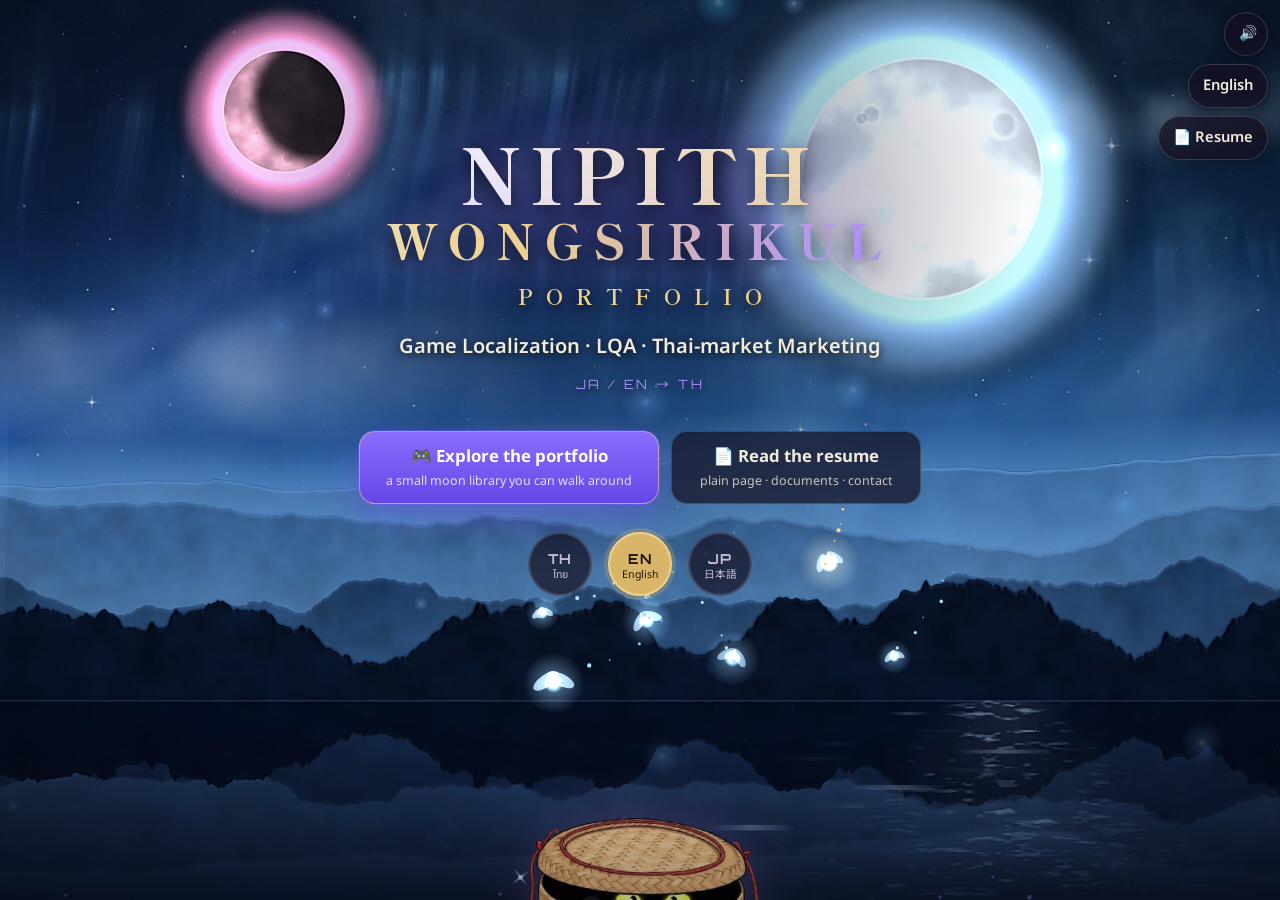
<file: index.html>
<!DOCTYPE html>
<html lang="en">
<head>
  <meta charset="UTF-8">
  <meta name="viewport" content="width=device-width, initial-scale=1.0, viewport-fit=cover">
  <!-- ★★ 2026-07-20: title/description/OG ต้องอยู่ใน HTML จริง ไม่ใช่ใส่ทีหลังด้วย JS
       บอทของ LinkedIn / X / Facebook / Google อ่านแต่ HTML ดิบ ไม่รัน JS
       ก่อนหน้านี้ title คือ "Interactive Game Resume" → แปะลิงก์แล้วขึ้นกล่องเปล่า
       (document.title ยังถูกเขียนทับด้วย BRAND ใน title.js สำหรับคนที่เปิดจริง) -->
  <title>Nipith Wongsirikul — Game Localization · LQA · Thai-market Marketing (JA/EN→TH)</title>
  <meta name="description" content="Nipith Wongsirikul — game localization (JA/EN→TH), LQA and Thai-market marketing. Portfolio and resume: 13 titles shipped with Thai on Steam, console LQA at DIGITAL HEARTS, JETRO pavilion at Thailand Game Show. Explore it as a small moon library, or read the plain resume.">
  <meta name="author" content="Nipith Wongsirikul">
  <meta name="theme-color" content="#101226">

  <meta property="og:type" content="website">
  <meta property="og:site_name" content="Nipith Wongsirikul — Portfolio">
  <meta property="og:title" content="Nipith Wongsirikul — Game Localization · LQA · Thai-market Marketing">
  <meta property="og:description" content="JA/EN→TH game localization, LQA and Thai-market marketing · 13 titles shipped with Thai on Steam · 1M+ characters · JETRO pavilion at Thailand Game Show · portfolio + resume">
  <!-- ★★ og:image / og:url ต้องเป็น URL เต็มเสมอ — บอทบางเจ้า (โดยเฉพาะ LinkedIn)
       ไม่ยอม resolve path สัมพัทธ์ แล้วจะขึ้นการ์ดไม่มีรูป
       ถ้าย้ายโดเมนเมื่อไหร่ ต้องกลับมาแก้ 3 บรรทัดนี้ (og:image · og:url · canonical) -->
  <meta property="og:url" content="https://gatipnw.github.io/">
  <meta property="og:image" content="https://gatipnw.github.io/assets/og-image.jpg">
  <meta property="og:image:width" content="1200">
  <meta property="og:image:height" content="630">
  <meta property="og:locale" content="en_US">
  <meta property="og:locale:alternate" content="ja_JP">
  <meta property="og:locale:alternate" content="th_TH">

  <meta name="twitter:card" content="summary_large_image">
  <meta name="twitter:title" content="Nipith Wongsirikul — Game Localization · LQA · Thai-market Marketing">
  <meta name="twitter:description" content="JA/EN→TH game localization · LQA · Thai-market marketing — portfolio and resume">
  <meta name="twitter:image" content="https://gatipnw.github.io/assets/og-image.jpg">

  <link rel="canonical" href="https://gatipnw.github.io/">
  <link rel="icon" type="image/png" href="assets/favicon.png">
  <link rel="preconnect" href="https://fonts.googleapis.com">
  <link rel="preconnect" href="https://fonts.gstatic.com" crossorigin>

  <!-- ★ preload เฉพาะของที่ "จอแรก" ต้องใช้ (2026-07-20 — แก้อาการค้างก่อนเข้า Title)
       เดิมภาพห้อง/เฟอร์นิเจอร์แย่งแบนด์วิดท์กับฉากหลัง Title ทำให้ Title ขึ้นช้า ~5s
       ภาพห้องย้ายไปโหลดทีหลังแล้ว (renderer.preloadRoom() ใน main.js) -->
  <link rel="preload" as="image" href="assets/kratib.webp" fetchpriority="high">
  <link rel="preload" as="image" href="assets/bg-sky.webp">
  <link rel="preload" as="image" href="assets/bg-mid.webp">
  <link rel="preload" as="image" href="assets/bg-near.webp">
  <link href="https://fonts.googleapis.com/css2?family=Noto+Sans+Thai:wght@400;600;700&family=Noto+Sans+JP:wght@400;600;700&family=Orbitron:wght@500;700;900&family=Shippori+Mincho:wght@500;600;700;800&family=Noto+Serif+Thai:wght@500;600;700&display=swap" rel="stylesheet">
  <link rel="stylesheet" href="css/style.css">
</head>
<body>
  <canvas id="game-canvas"></canvas>

  <!-- ช่วงเปิดตัว: ข้อความทั้งหมดถูกเติมโดย JS จาก content.js -->
  <!-- ตัวบอกสถานะระหว่างรอโมดูล/ฟอนต์โหลด (CSS ล้วน ไม่รอ JS)
       title.js ลบทิ้งทันทีที่ Title พร้อม — กันจอว่างเปล่าดูเหมือนเว็บค้าง -->
  <div id="boot"><span class="boot-moon">月</span><span class="boot-bar"></span></div>

  <div id="intro">
    <canvas id="fx-canvas"></canvas>
    <img id="kratib" src="assets/kratib.webp" alt="Gatip" draggable="false" fetchpriority="high">
    <div id="intro-flash"></div>
    <div class="bar bar-top"></div>
    <div class="bar bar-bottom"></div>
    <div id="intro-title">
      <div id="intro-logo"></div>
      <div id="intro-tagline"></div>
      <!-- ★ 2026-09-13: สายงาน + คู่ภาษา เห็นตั้งแต่วินาทีแรก (ครบ 3 ภาษา ผ่าน content.js) -->
      <div id="intro-role"></div>
      <div id="intro-pair"></div>
      <div id="intro-actions">
        <!-- ปุ่มหลัก = สำรวจพอร์ตแบบเกม (user gesture แรก → เสียงเล่นได้) -->
        <button id="press-start" type="button" class="btn-primary"><span class="btn-main"></span><span class="btn-sub"></span></button>
        <!-- ปุ่มรอง = Resume Mode ทันที ไม่ต้องเล่นเกม -->
        <button id="title-resume" type="button" class="btn-secondary"><span class="btn-main"></span><span class="btn-sub"></span></button>
      </div>
      <!-- ปุ่มภาษา 3 วง TH / EN / JP + ชื่อกำกับ (เติมโดย title.js) -->
      <div id="lang-pick" role="group"></div>
    </div>
    <button id="intro-skip" class="hidden"></button>
  </div>

  <!-- Panel เนื้อหาตอน interact กับวัตถุ (ข้อความเติมโดย JS จาก content.js)
       โครง: หัว (คลื่นคราม+ชื่อ+ปุ่มปิด) คงที่ / เนื้อหา scroll ข้างใน — บน-ล่างไม่แหว่ง -->
  <div id="panel" class="hidden">
    <div id="panel-box">
      <div id="panel-head">
        <h2 id="panel-title"></h2>
        <button id="panel-close" type="button">✕</button>
        <!-- แถบเลือกบท (โซนที่มีหลายหมวด เช่น คอนเทนต์ & คอมมูนิตี้) -->
        <div id="panel-tabs" class="hidden"></div>
      </div>
      <div id="panel-scroll">
        <div id="panel-body"></div>
      </div>
    </div>
  </div>

  <!-- Resume Mode: หน้า resume แบบ scroll ปกติสำหรับ HR ที่รีบ (เนื้อหาเติมโดย JS จาก content.js) -->
  <div id="resume-mode" class="hidden" role="dialog" aria-modal="true" aria-labelledby="resume-name">
    <button id="resume-close" type="button">✕</button>
    <div id="resume-box"></div>
  </div>

  <!-- ตัวควบคุมจอสัมผัส: จอยสติ๊กลอยตามจุดแตะ (ครึ่งซ้าย) + ปุ่ม interact (ขวาล่าง) -->
  <div id="joystick" class="hidden" aria-hidden="true"><div id="joystick-knob"></div></div>
  <button id="interact-btn" type="button" class="hidden" aria-label="interact">✦</button>

  <!-- screen transition: ม่านมืด fade ตอนสลับฉาก (เช่น กด 🏠 กลับหน้า Title) -->
  <div id="screen-fade" aria-hidden="true"></div>

  <!-- HUD มุมขวาบน: เสียง / ภาษา / Resume Mode / กลับหน้าหลัก -->
  <div id="hud">
    <button id="mute-btn" type="button" aria-label="toggle sound">🔊</button>
    <button id="lang-btn" type="button" aria-label="change language">🌐</button>
    <button id="resume-btn" type="button"></button>
    <!-- ★ เมนูทางลัด: เปิดหมวดไหนก็ได้โดยไม่ต้องเดิน (โชว์หลังเข้าห้อง) -->
    <button id="menu-btn" type="button" class="hidden" aria-haspopup="dialog">☰</button>
    <button id="home-btn" type="button" class="hidden" aria-label="back to title">🏠</button>
  </div>

  <!-- เมนูทางลัด (เติมรายการโดย main.js จาก OBJECTS + zones) -->
  <div id="menu" class="hidden" role="dialog" aria-modal="true" aria-labelledby="menu-title">
    <div id="menu-box">
      <h2 id="menu-title"></h2>
      <p id="menu-hint"></p>
      <button id="menu-close" type="button">✕</button>
      <div id="menu-list"></div>
    </div>
  </div>

  <!-- ★ 2026-07-20: ตัวนับความคืบหน้า "สำรวจแล้ว x/13 โซน" — โผล่หลังเข้าห้องแล้ว
       ทำให้คนอยากเปิดดูให้ครบ (ข้อได้เปรียบเดียวที่เว็บเกมมีเหนือ PDF) -->
  <div id="progress" class="hidden" aria-live="polite"></div>

  <!-- ★ ป้ายบอกวิธีเล่น — เด้ง 6 วิแรกหลังเข้าห้องแล้วจางหายเอง
       ก่อนหน้านี้ทั้งเว็บไม่มีคำใบ้การควบคุมเลย HR ที่ไม่เล่นเกมจะติดอยู่ในห้อง -->
  <div id="hint" class="hidden" role="status"></div>

  <!-- ★ การ์ดปิดท้ายตอนสำรวจครบทุกโซน — เปลี่ยนคนดูให้เป็นคนทัก -->
  <div id="cta" class="hidden" role="dialog" aria-modal="false">
    <button id="cta-close" type="button" aria-label="close">✕</button>
    <h3 id="cta-head"></h3>
    <p id="cta-body"></p>
    <div id="cta-links"></div>
  </div>

  <script type="module" src="js/main.js"></script>
</body>
</html>
</file>
<file: css/style.css>
/* ============================================
   style.css — ★ v4 "Moon Library" (2026-09-13 · บรีฟฉบับรวม)
   เขียนใหม่ทั้งไฟล์ (ของเดิม = THEME v2–v3 วาชิ×คราม อยู่ใน git tag checkpoint-2026-09-13-pre-moon-library)

   ธีม: ม่วงเป็นสีหลัก · ทองเน้นบางจุด · ข้อความขาวนวล · ลดกรอบซ้อนกรอบ
   ระบบร่วม: --sp-* ระยะ · --r-* มุม · --sh-* เงา · --line เส้นขอบ
   ★ กับดักเดิม "#panel-body p { color }" ถูกยกเลิก — ทุกสีอ่านจาก token ที่ :root
   ============================================ */

:root {
  --bg: #0f0c19;
  --bg-2: #171225;
  --surface: #1e1830;
  --surface-2: #27203d;
  --surface-3: #33294d;
  --line: rgba(233, 222, 255, 0.10);
  --line-2: rgba(233, 222, 255, 0.18);
  --text: #f3ecdd;
  --text-2: #c9c0d6;
  --text-3: #978ea8;
  --purple: #7c5cff;
  --purple-2: #a98cff;
  --purple-soft: rgba(124, 92, 255, 0.18);
  --gold: #d9b56a;
  --gold-2: #f0d18a;
  --gold-soft: rgba(217, 181, 106, 0.16);
  --red: #ff6b7a;
  --green: #7fd8b0;

  --font-body: "Noto Sans Thai", "Noto Sans JP", system-ui, -apple-system, "Segoe UI", sans-serif;
  --font-display: "Shippori Mincho", "Noto Serif Thai", Georgia, serif;
  --font-pixel: "Orbitron", "Noto Sans JP", sans-serif;

  --sp-1: 4px; --sp-2: 8px; --sp-3: 12px; --sp-4: 16px; --sp-5: 24px; --sp-6: 32px; --sp-7: 48px;
  --r-1: 6px; --r-2: 10px; --r-3: 16px; --r-4: 22px; --r-pill: 999px;
  --sh-1: 0 2px 8px rgba(0, 0, 0, 0.35);
  --sh-2: 0 10px 30px rgba(0, 0, 0, 0.45);
  --sh-3: 0 24px 60px rgba(0, 0, 0, 0.6);
  --ease: cubic-bezier(0.16, 1, 0.3, 1);
}

*, *::before, *::after { box-sizing: border-box; }

html, body {
  margin: 0;
  height: 100%;
  overflow: hidden;
  background: var(--bg);
  color: var(--text);
  font-family: var(--font-body);
  font-size: 16px;
  line-height: 1.55;
  -webkit-font-smoothing: antialiased;
  overscroll-behavior: none;
}

button {
  font: inherit;
  color: inherit;
  cursor: pointer;
  border: 0;
  background: none;
  padding: 0;
}
button:focus-visible, a:focus-visible, [tabindex]:focus-visible {
  outline: 2px solid var(--gold-2);
  outline-offset: 2px;
}
a { color: var(--purple-2); }
img { display: block; max-width: 100%; }
.hidden { display: none !important; }

#game-canvas {
  position: fixed;
  inset: 0;
  width: 100%;
  height: 100%;
  display: block;
  touch-action: none;
  background: var(--bg);
}

/* ============================================
   1) จอโหลด (CSS ล้วน ก่อน JS)
   ============================================ */
#boot {
  position: fixed; inset: 0; z-index: 400;
  display: flex; flex-direction: column; align-items: center; justify-content: center; gap: 18px;
  background: radial-gradient(circle at 50% 62%, #2a2145 0%, #14101f 60%, #0b0912 100%);
  transition: opacity 0.45s ease;
}
#boot.gone { opacity: 0; pointer-events: none; }
.boot-moon {
  font-family: var(--font-display); font-size: 3rem; color: var(--gold);
  text-shadow: 0 0 26px rgba(217, 181, 106, 0.5);
  animation: boot-pulse 1.9s ease-in-out infinite;
}
.boot-bar { position: relative; width: 132px; height: 2px; overflow: hidden; border-radius: 2px; background: var(--gold-soft); }
.boot-bar::after {
  content: ""; position: absolute; inset: 0 auto 0 0; width: 42%; border-radius: 2px;
  background: linear-gradient(90deg, transparent, var(--gold), transparent);
  animation: boot-slide 1.25s ease-in-out infinite;
}
@keyframes boot-pulse { 0%, 100% { opacity: 0.45; transform: scale(0.96); } 50% { opacity: 1; transform: scale(1.04); } }
@keyframes boot-slide { 0% { left: -45%; } 100% { left: 103%; } }

/* ============================================
   2) หน้าแรก (Title) — ชื่อ · สายงาน · ปุ่มสำรวจ · ปุ่ม Resume · ปุ่มภาษา
   ============================================ */
#intro {
  position: fixed; inset: 0; z-index: 100; overflow: hidden;
  background: linear-gradient(180deg, #06081a 0%, #11183a 55%, #0c1430 76%, #07101f 100%);
  transition: opacity 0.7s ease;
}
#intro.intro-exit { opacity: 0; pointer-events: none; }
#intro::after {
  content: ''; position: absolute; inset: 0; pointer-events: none; z-index: 4;
  background: radial-gradient(ellipse 90% 75% at 50% 42%, transparent 55%, rgba(4, 6, 13, 0.55) 100%);
}
#fx-canvas { position: absolute; inset: 0; width: 100%; height: 100%; }

#kratib {
  position: absolute; top: 0; left: 0;
  width: clamp(180px, 36vmin, 340px);
  visibility: hidden;                 /* title.js เติม .ready หลังตั้ง transform */
  will-change: transform;
  filter: drop-shadow(0 0 24px rgba(169, 140, 255, 0.35)) drop-shadow(0 14px 22px rgba(0, 0, 0, 0.5));
  pointer-events: none; user-select: none; -webkit-user-drag: none;
}
#kratib.ready { visibility: visible; }
#kratib.fade-in { animation: fade-in 0.5s ease both; }
@keyframes fade-in { from { opacity: 0; } to { opacity: 1; } }

#intro-title {
  position: absolute; inset: 0; z-index: 5;
  display: flex; flex-direction: column; align-items: center; justify-content: center;
  gap: var(--sp-3);
  padding: var(--sp-5) var(--sp-4) 22vh;   /* กันกระติ๊บ/ขอบล่างบังปุ่ม */
  text-align: center;
  transition: opacity 0.45s ease;
}
#intro-title.fade-out { opacity: 0; pointer-events: none; }

#intro-logo {
  font-family: var(--font-display);
  font-size: clamp(2.2rem, 7.5vw, 4.8rem);
  font-weight: 900; letter-spacing: 0.1em; line-height: 1.1;
}
.logo-row {
  display: block; white-space: nowrap;
  filter: drop-shadow(0 5px 10px rgba(0, 0, 0, 0.9)) drop-shadow(0 0 22px rgba(169, 140, 255, 0.35)) drop-shadow(0 0 55px rgba(124, 92, 255, 0.45));
}
#intro-logo .logo-row:nth-child(2) { font-size: 0.62em; letter-spacing: 0.22em; }
.logo-letter {
  display: inline-block; -webkit-background-clip: text; background-clip: text; color: transparent;
  animation: letter-slam 0.5s var(--ease) both, letter-wave 2.6s ease-in-out infinite;
}
@keyframes letter-slam {
  0% { opacity: 0; transform: translateY(-110px) scale(3); filter: blur(16px); }
  55% { opacity: 1; transform: translateY(0) scale(1); filter: blur(0); }
  72% { transform: translateY(7px) scale(0.94); }
  100% { transform: translateY(0) scale(1); filter: blur(0); }
}
@keyframes letter-wave { 0%, 100% { filter: brightness(1); } 50% { filter: brightness(1.6); } }
#intro-logo.shattered .logo-letter { visibility: hidden; animation: none; }

#intro-tagline {
  font-family: var(--font-display); font-size: clamp(0.9rem, 2.6vw, 1.35rem); font-weight: 700;
  letter-spacing: 0.6em; padding-left: 0.6em; color: var(--gold-2);
  text-shadow: 0 3px 14px rgba(0, 0, 0, 0.9);
  animation: fade-up 0.8s ease 0.55s both;
}
#intro-role {
  margin-top: var(--sp-2);
  font-size: clamp(1rem, 2.4vw, 1.25rem); font-weight: 600; color: var(--text);
  text-shadow: 0 2px 10px rgba(0, 0, 0, 0.9);
  animation: fade-up 0.8s ease 0.75s both;
}
#intro-pair {
  font-family: var(--font-pixel); font-size: 0.8rem; letter-spacing: 0.22em; color: var(--purple-2);
  text-shadow: 0 2px 10px rgba(0, 0, 0, 0.9);
  animation: fade-up 0.8s ease 0.85s both;
}

#intro-actions {
  display: flex; flex-wrap: wrap; justify-content: center; gap: var(--sp-3);
  margin-top: var(--sp-5);
  animation: fade-up 0.7s ease 1.1s both;
}
.btn-primary, .btn-secondary {
  display: inline-flex; flex-direction: column; align-items: center; gap: 2px;
  min-width: 250px; min-height: 60px; padding: 12px 26px;
  border-radius: var(--r-3);
  transition: transform 0.18s var(--ease), box-shadow 0.18s, background 0.18s;
}
.btn-primary {
  background: linear-gradient(180deg, #8a6cff, #6647e6);
  border: 1px solid rgba(240, 209, 138, 0.55);
  color: #fff;
  box-shadow: 0 0 0 1px rgba(124, 92, 255, 0.4), 0 12px 30px rgba(102, 71, 230, 0.45);
  animation: breathe 2.4s ease-in-out 2s infinite;
}
.btn-primary:hover { transform: translateY(-2px); box-shadow: 0 0 0 1px rgba(124, 92, 255, 0.6), 0 16px 36px rgba(102, 71, 230, 0.6); }
.btn-secondary {
  background: rgba(20, 16, 34, 0.7);
  border: 1px solid var(--line-2);
  color: var(--text);
  backdrop-filter: blur(8px);
}
.btn-secondary:hover { background: rgba(30, 24, 48, 0.85); border-color: var(--gold); transform: translateY(-2px); }
.btn-main { font-weight: 700; font-size: 1.05rem; }
.btn-sub { font-size: 0.78rem; opacity: 0.8; }
@keyframes breathe { 0%, 100% { box-shadow: 0 0 0 1px rgba(124, 92, 255, 0.4), 0 12px 30px rgba(102, 71, 230, 0.45); } 50% { box-shadow: 0 0 0 1px rgba(240, 209, 138, 0.5), 0 12px 40px rgba(124, 92, 255, 0.75); } }
@keyframes fade-up { from { opacity: 0; transform: translateY(18px); } to { opacity: 1; transform: translateY(0); } }

/* ปุ่มภาษา 3 วง — แตะ ≥ 48px + ชื่อกำกับ + selected state */
#lang-pick {
  display: flex; gap: var(--sp-4); margin-top: var(--sp-4);
  animation: fade-up 0.7s ease 1.3s both;
}
.lang-circle {
  display: inline-flex; flex-direction: column; align-items: center; justify-content: center; gap: 1px;
  width: 64px; height: 64px; border-radius: 50%;
  background: rgba(20, 16, 34, 0.7);
  border: 2px solid var(--line-2);
  color: var(--text-2);
  transition: transform 0.18s var(--ease), border-color 0.18s, background 0.18s, color 0.18s;
}
.lang-circle:hover { transform: translateY(-2px); border-color: var(--purple-2); color: var(--text); }
.lang-circle.on { background: var(--gold); border-color: var(--gold-2); color: #1a1408; box-shadow: 0 0 0 4px rgba(217, 181, 106, 0.25); }
.lc-code { font-family: var(--font-pixel); font-size: 0.86rem; font-weight: 700; letter-spacing: 0.05em; }
.lc-name { font-size: 0.66rem; line-height: 1; }

#fx-btn {
  margin-top: var(--sp-3); padding: 8px 16px; border-radius: var(--r-pill);
  border: 1px solid var(--line-2); color: var(--text-2); font-size: 0.8rem; background: rgba(20, 16, 34, 0.7);
}

/* กด "สำรวจ" แล้ว: ซ่อนของบนหน้าแรก โลโก้อยู่ต่อรอโดนพุ่งทะลุ */
#intro.go #intro-tagline, #intro.go #intro-role, #intro.go #intro-pair,
#intro.go #intro-actions, #intro.go #lang-pick, #intro.go #fx-btn {
  animation: none; opacity: 0; transition: opacity 0.25s ease; pointer-events: none;
}

#intro-skip {
  position: absolute; right: max(18px, env(safe-area-inset-right)); bottom: max(18px, env(safe-area-inset-bottom)); z-index: 8;
  padding: 10px 18px; border-radius: var(--r-pill);
  border: 1px solid var(--line-2); background: rgba(20, 16, 34, 0.7); color: var(--text-2); font-size: 0.9rem;
}

#intro-flash { position: absolute; inset: 0; background: #fff; opacity: 0; pointer-events: none; z-index: 6; }
#intro-flash.go { animation: flash-fade 0.55s ease-out both; }
@keyframes flash-fade { 0% { opacity: 0.95; } 100% { opacity: 0; } }

.bar { position: absolute; left: 0; right: 0; height: 0; background: #06050c; z-index: 5; transition: height 0.5s var(--ease); }
.bar-top { top: 0; } .bar-bottom { bottom: 0; }
#intro.bars .bar-top, #intro.bars .bar-bottom { height: 8vh; }
#intro.charging { animation: charge-rumble 0.075s linear infinite; }
@keyframes charge-rumble { 0% { transform: translate(1px, -1px); } 50% { transform: translate(-1px, 1px); } 100% { transform: translate(1px, 0); } }
#intro.apex-hit { animation: apex-hit 0.55s cubic-bezier(0.22, 1, 0.36, 1); }
#intro.title-boom { animation: title-boom 0.3s ease-out; }
@keyframes title-boom { 0% { transform: translate(0, 0); } 25% { transform: translate(-6px, 5px); } 50% { transform: translate(5px, -4px); } 75% { transform: translate(-3px, 2px); } 100% { transform: translate(0, 0); } }
@keyframes apex-hit { 0% { transform: scale(1); } 10% { transform: scale(1.09) translate(-12px, 9px); } 26% { transform: scale(1.07) translate(11px, -8px); } 44% { transform: scale(1.045) translate(-8px, 5px); } 64% { transform: scale(1.02) translate(5px, -3px); } 100% { transform: scale(1); } }

/* ============================================
   3) HUD · ตัวนับ · ป้ายวิธีเล่น · ตัวควบคุมจอสัมผัส · ม่านเปลี่ยนฉาก
   ============================================ */
#hud {
  position: fixed; top: max(12px, env(safe-area-inset-top)); right: max(12px, env(safe-area-inset-right));
  z-index: 200; display: flex; flex-direction: column; align-items: flex-end; gap: var(--sp-2);
}
#hud button {
  min-width: 44px; min-height: 44px; padding: 0 14px; border-radius: var(--r-pill);
  background: rgba(20, 16, 34, 0.78); border: 1px solid var(--line-2); color: var(--text);
  font-weight: 600; font-size: 0.92rem; backdrop-filter: blur(8px); box-shadow: var(--sh-1);
  transition: border-color 0.15s, background 0.15s;
}
#hud button:hover { border-color: var(--gold); background: rgba(34, 27, 54, 0.9); }
#mute-btn, #lang-btn, #menu-btn, #home-btn { width: 44px; padding: 0; font-size: 1.1rem; }
#lang-btn { width: auto; padding: 0 14px; font-size: 0.9rem; }

#progress {
  position: fixed; top: max(12px, env(safe-area-inset-top)); left: max(12px, env(safe-area-inset-left)); z-index: 200;
  padding: 8px 14px; border-radius: var(--r-pill);
  background: rgba(20, 16, 34, 0.78); border: 1px solid var(--line-2); color: var(--text-2);
  font-size: 0.82rem; backdrop-filter: blur(8px);
}
#progress.done { color: #1a1408; background: var(--gold); border-color: var(--gold-2); font-weight: 700; }

#hint {
  position: fixed; left: 50%; bottom: max(28px, calc(18px + env(safe-area-inset-bottom))); z-index: 150;
  transform: translateX(-50%); max-width: min(92vw, 720px);
  padding: 10px 18px; border-radius: var(--r-pill);
  background: rgba(20, 16, 34, 0.86); border: 1px solid var(--line-2); color: var(--text);
  font-size: 0.88rem; text-align: center; backdrop-filter: blur(8px); box-shadow: var(--sh-2);
  animation: hint-in 0.5s var(--ease) both;
  transition: opacity 0.5s ease;
}
#hint.gone { opacity: 0; animation: none; pointer-events: none; }
@keyframes hint-in { from { opacity: 0; transform: translate(-50%, 14px); } to { opacity: 1; transform: translate(-50%, 0); } }

#joystick {
  position: fixed; z-index: 90; width: 128px; height: 128px; transform: translate(-50%, -50%);
  border-radius: 50%; border: 2px solid rgba(169, 140, 255, 0.4); background: rgba(20, 16, 34, 0.3);
  pointer-events: none;
}
#joystick-knob {
  position: absolute; left: 50%; top: 50%; width: 52px; height: 52px; border-radius: 50%; transform: translate(-50%, -50%);
  background: radial-gradient(circle at 35% 30%, #d8ccff, #8a6cff 60%, #6647e6);
  box-shadow: 0 0 18px rgba(124, 92, 255, 0.55);
}
#interact-btn {
  position: fixed; right: max(24px, env(safe-area-inset-right)); bottom: max(84px, calc(64px + env(safe-area-inset-bottom)));
  z-index: 90; width: 76px; height: 76px; border-radius: 50%;
  border: 2px solid var(--gold); background: rgba(20, 16, 34, 0.7); backdrop-filter: blur(8px);
  color: var(--gold-2); font-size: 1.8rem; box-shadow: 0 0 26px rgba(217, 181, 106, 0.3);
}
#interact-btn:active { transform: scale(0.92); }

#screen-fade { position: fixed; inset: 0; z-index: 300; background: #000; opacity: 0; pointer-events: none; transition: opacity 0.4s ease; }
#screen-fade.active { opacity: 1; pointer-events: auto; }

/* การ์ดปิดท้ายเมื่อดูครบ */
#cta {
  position: fixed; left: 50%; bottom: max(24px, env(safe-area-inset-bottom)); z-index: 190; transform: translateX(-50%);
  width: min(92vw, 520px); padding: var(--sp-5); border-radius: var(--r-4);
  background: var(--surface); border: 1px solid var(--gold-soft); box-shadow: var(--sh-3);
}
#cta h3 { margin: 0 0 var(--sp-2); font-family: var(--font-display); color: var(--gold-2); }
#cta p { margin: 0 0 var(--sp-3); color: var(--text-2); }
#cta-close { position: absolute; top: 10px; right: 10px; width: 36px; height: 36px; border-radius: 50%; background: var(--surface-2); }

/* ============================================
   4) เมนูทางลัด
   ============================================ */
#menu {
  position: fixed; inset: 0; z-index: 210; display: flex; align-items: center; justify-content: center;
  background: rgba(6, 4, 12, 0.7); backdrop-filter: blur(6px); padding: var(--sp-4);
}
#menu-box {
  position: relative; width: min(94vw, 640px); max-height: min(88vh, 760px); overflow: auto;
  padding: var(--sp-5); border-radius: var(--r-4);
  background: var(--surface); border: 1px solid var(--line-2); box-shadow: var(--sh-3);
}
#menu-title { margin: 0 0 4px; font-family: var(--font-display); font-size: 1.35rem; color: var(--gold-2); }
#menu-hint { margin: 0 0 var(--sp-4); color: var(--text-3); font-size: 0.85rem; }
#menu-close { position: absolute; top: 14px; right: 14px; width: 40px; height: 40px; border-radius: 50%; background: var(--surface-2); }
#menu-list h3 { margin: var(--sp-4) 0 var(--sp-2); font-size: 0.8rem; font-weight: 600; letter-spacing: 0.08em; text-transform: uppercase; color: var(--text-3); }
.menu-item {
  display: flex; flex-direction: column; align-items: flex-start; gap: 2px;
  width: 100%; text-align: left; padding: 10px 14px 10px 18px; margin-bottom: 6px;
  border-radius: var(--r-2); background: var(--surface-2); border: 1px solid var(--line);
  border-left: 4px solid var(--c, var(--purple));
  transition: background 0.15s, border-color 0.15s;
}
.menu-item:hover { background: var(--surface-3); border-color: var(--line-2); border-left-color: var(--c, var(--purple)); }
.menu-item span { font-weight: 600; }
.menu-item small { color: var(--text-3); font-size: 0.78rem; }
.menu-item.seen span::after { content: ' ✓'; color: var(--green); font-weight: 400; }
.menu-item.resume { margin-top: var(--sp-4); border-left-color: var(--gold); justify-content: center; align-items: center; font-weight: 700; }

/* ============================================
   5) Panel — โซนในห้อง (หัวคงที่ + แถบบท + เนื้อหา scroll)
   ============================================ */
#panel {
  position: fixed; inset: 0; z-index: 170; display: flex; align-items: center; justify-content: center;
  background: rgba(6, 4, 12, 0.62); backdrop-filter: blur(5px); padding: var(--sp-4);
}
#panel-box {
  position: relative; display: flex; flex-direction: column;
  width: min(96vw, 820px); max-height: min(92vh, 900px);
  border-radius: var(--r-4); background: var(--surface); border: 1px solid var(--line-2);
  box-shadow: var(--sh-3); overflow: hidden;
}
#panel-box.opening { animation: panel-in 0.28s var(--ease) both; }
#panel.closing #panel-box { animation: panel-out 0.19s ease-in both; }
@keyframes panel-in { from { opacity: 0; transform: translateY(18px) scale(0.97); } to { opacity: 1; transform: none; } }
@keyframes panel-out { to { opacity: 0; transform: translateY(10px) scale(0.98); } }

#panel-head {
  display: grid; grid-template-columns: 1fr auto; align-items: center; gap: var(--sp-2) var(--sp-3);
  padding: var(--sp-4) var(--sp-5) var(--sp-3);
  background: linear-gradient(180deg, var(--surface-2), var(--surface));
  border-bottom: 1px solid var(--line);
}
#panel-title { margin: 0; font-family: var(--font-display); font-size: 1.4rem; font-weight: 700; color: var(--gold-2); line-height: 1.25; }
#panel-close, #resume-close, .lb-close {
  width: 40px; height: 40px; border-radius: 50%; background: var(--surface-3); color: var(--text); font-size: 1rem;
  transition: background 0.15s;
}
#panel-close:hover, #resume-close:hover, .lb-close:hover { background: var(--purple); }
#panel-tabs { grid-column: 1 / -1; display: flex; flex-wrap: wrap; gap: 6px; margin-top: 2px; }
.tab {
  padding: 6px 12px; border-radius: var(--r-pill); font-size: 0.85rem; font-weight: 600;
  background: var(--surface-3); color: var(--text-2); border: 1px solid transparent;
}
.tab.on { background: var(--gold); color: #1a1408; }
.tab:hover:not(.on) { border-color: var(--line-2); color: var(--text); }

#panel-scroll { overflow: auto; overscroll-behavior: contain; }
#panel-body { padding: var(--sp-4) var(--sp-5) var(--sp-6); }
#panel-box.has-more::after {
  content: ''; position: absolute; left: 0; right: 0; bottom: 0; height: 40px; pointer-events: none;
  background: linear-gradient(180deg, transparent, var(--surface));
}

.chapter-title { margin: 0 0 2px; font-family: var(--font-display); font-size: 1.15rem; color: var(--text); }
.chapter-sub { margin: 0 0 var(--sp-4); color: var(--text-3); font-size: 0.9rem; }
.sec-head { margin: var(--sp-5) 0 var(--sp-2); font-size: 0.95rem; font-weight: 700; color: var(--gold-2); }
.sec-head:first-child { margin-top: 0; }

/* bullets เพชรทอง (ใช้ทั้ง panel + Resume) */
.bullets { list-style: none; margin: var(--sp-3) 0; padding: 0; }
.bullets li { position: relative; padding-left: 20px; margin: 0 0 8px; color: var(--text); }
.bullets li::before {
  content: ''; position: absolute; left: 4px; top: 0.62em; width: 7px; height: 7px;
  background: var(--gold); transform: rotate(45deg); border-radius: 1px;
}
.bullets li.divider { padding-left: 0; margin: var(--sp-4) 0 var(--sp-2); color: var(--gold-2); font-weight: 700; font-size: 0.9rem; letter-spacing: 0.02em; }
.bullets li.divider::before { display: none; }

.stat-row { display: grid; grid-template-columns: repeat(auto-fit, minmax(120px, 1fr)); gap: var(--sp-2); margin: var(--sp-3) 0; }
.stat-chip { padding: 10px 12px; border-radius: var(--r-2); background: var(--surface-2); border: 1px solid var(--line); text-align: center; }
.stat-v { font-family: var(--font-display); font-size: 1.5rem; font-weight: 700; color: var(--gold-2); line-height: 1.15; }
.stat-l { font-size: 0.74rem; color: var(--text-3); margin-top: 2px; }

.use-list { display: grid; gap: var(--sp-2); margin: var(--sp-3) 0; }
.use-item { padding: 10px 14px; border-radius: var(--r-2); background: var(--surface-2); border: 1px solid var(--line); }
.use-head { display: flex; justify-content: space-between; gap: var(--sp-2); font-weight: 700; }
.use-level { color: var(--gold-2); font-size: 0.85rem; }
.use-desc { margin: 4px 0 0; color: var(--text-2); font-size: 0.9rem; }

.tag-row { display: flex; flex-wrap: wrap; gap: 6px; margin: var(--sp-3) 0; }
.tag, .role-tag { display: inline-block; padding: 3px 10px; border-radius: var(--r-pill); font-size: 0.76rem; font-weight: 600; background: var(--purple-soft); color: var(--purple-2); }
.role-tag { background: var(--gold-soft); color: var(--gold-2); }

.panel-links { display: flex; flex-wrap: wrap; gap: 8px; margin: var(--sp-3) 0; align-items: center; }
.panel-link, .copy-btn, .doc-open, .doc-dl, .gcard-steam, .gcard-more, .net-link, .game-btn {
  display: inline-flex; align-items: center; gap: 6px; min-height: 40px; padding: 8px 16px;
  border-radius: var(--r-pill); font-size: 0.9rem; font-weight: 600; text-decoration: none;
  background: var(--surface-3); color: var(--text); border: 1px solid var(--line-2);
  transition: background 0.15s, border-color 0.15s, transform 0.15s;
}
.panel-link:hover, .doc-open:hover, .gcard-steam:hover, .net-link:hover, .game-btn:hover { background: var(--purple); border-color: var(--purple-2); color: #fff; transform: translateY(-1px); }
.copy-btn, .doc-dl, .gcard-more { background: transparent; color: var(--text-2); }
.copy-btn:hover, .doc-dl:hover, .gcard-more:hover { border-color: var(--gold); color: var(--gold-2); }

/* เอกสาร */
.doc-list { margin: var(--sp-3) 0; }
.doc-row { display: flex; flex-wrap: wrap; gap: 8px; align-items: center; margin-bottom: 8px; }
.doc-open { background: var(--gold); color: #1a1408; border-color: var(--gold-2); }
.doc-open:hover { background: var(--gold-2); color: #1a1408; border-color: var(--gold-2); }
.doc-note { margin: 4px 0 0; color: var(--text-3); font-size: 0.78rem; }

/* นามบัตร */
.card-note { margin: 0 0 var(--sp-3); color: var(--text-2); font-size: 0.88rem; }
.card-row { display: grid; grid-template-columns: repeat(auto-fit, minmax(220px, 1fr)); gap: var(--sp-3); }
.card-fig {
  position: relative; display: block; width: 100%; padding: 0; border-radius: var(--r-2); overflow: hidden;
  border: 1px solid var(--line-2); background: #000; box-shadow: var(--sh-2);
  transition: transform 0.18s var(--ease), border-color 0.18s;
}
.card-fig:hover { transform: translateY(-2px); border-color: var(--gold); }
.card-fig img { width: 100%; height: auto; aspect-ratio: 1379 / 849; object-fit: cover; }
.card-side { position: absolute; left: 8px; bottom: 8px; padding: 2px 8px; border-radius: var(--r-pill); font-size: 0.72rem; background: rgba(0, 0, 0, 0.6); color: var(--text); }
#lightbox {
  position: fixed; inset: 0; z-index: 320; display: flex; align-items: center; justify-content: center;
  background: rgba(4, 3, 8, 0.92); padding: var(--sp-4);
}
#lightbox img { max-width: min(96vw, 1100px); max-height: 88vh; width: auto; height: auto; border-radius: var(--r-2); box-shadow: var(--sh-3); }
.lb-close { position: absolute; top: max(14px, env(safe-area-inset-top)); right: max(14px, env(safe-area-inset-right)); }

/* ---- ผลงานเกม: carousel + กริด ---- */
.games-zone { margin-top: var(--sp-4); }
.games-group { margin-bottom: var(--sp-3); }
.games-desc { margin: 0; color: var(--text-2); font-size: 0.9rem; }
.gcar { position: relative; margin-top: var(--sp-3); }
.gcar-track {
  display: flex; overflow-x: auto; scroll-snap-type: x mandatory; scrollbar-width: none;
  border-radius: var(--r-3); border: 1px solid var(--line); background: var(--surface-2);
}
.gcar-track::-webkit-scrollbar { display: none; }
.gcar-slide { flex: 0 0 100%; scroll-snap-align: start; padding: var(--sp-3); }
.gcar-nav { display: flex; align-items: center; justify-content: center; gap: var(--sp-3); margin-top: var(--sp-2); }
.gcar-btn { width: 44px; height: 44px; border-radius: 50%; background: var(--surface-3); border: 1px solid var(--line-2); font-size: 1.4rem; line-height: 1; }
.gcar-btn:hover { background: var(--purple); color: #fff; }
.gcar-count { min-width: 64px; text-align: center; font-family: var(--font-pixel); font-size: 0.85rem; color: var(--gold-2); }
.gcard { display: grid; grid-template-columns: minmax(180px, 260px) 1fr; gap: var(--sp-4); align-items: start; }
.gcard-art { position: relative; border-radius: var(--r-2); overflow: hidden; background: #0c0a12; aspect-ratio: 460 / 215; border: 1px solid var(--line); }
.gcard-art img { width: 100%; height: 100%; object-fit: cover; }
.gcard-art.mature .gcard-text { position: absolute; inset: 0; display: flex; flex-direction: column; justify-content: center; gap: 4px; padding: 26px 14px 44px; text-align: center; background: linear-gradient(135deg, #2b2245, #17121f); }
.gcard-art.mature.revealed .gcard-text { display: none; }
.gcard-text strong { font-size: 0.9rem; line-height: 1.3; }
.gcard-text span { font-size: 0.76rem; color: var(--text-3); }
.gcard-18, .gthumb .gthumb-n { position: absolute; top: 6px; left: 6px; padding: 1px 6px; border-radius: 4px; font-family: var(--font-pixel); font-size: 0.66rem; font-weight: 700; background: var(--red); color: #fff; }
.gcard-18.inline { position: static; display: inline-block; }
.gcard-reveal { position: absolute; left: 50%; bottom: 8px; transform: translateX(-50%); padding: 6px 12px; border-radius: var(--r-pill); font-size: 0.74rem; font-weight: 600; background: rgba(0, 0, 0, 0.6); border: 1px solid var(--line-2); color: var(--text); white-space: nowrap; }
.gcard-reveal:hover { border-color: var(--gold); }
.gcard-title { margin: 0; font-size: 1.05rem; line-height: 1.3; }
.gcard-th { color: var(--text-2); font-size: 0.9rem; margin-top: 2px; }
.gcard-roles { display: flex; flex-wrap: wrap; gap: 5px; margin: 8px 0; }
.gcard-status { font-size: 0.8rem; color: var(--text-3); }
.gcard-status::before { content: '●'; margin-right: 6px; color: var(--green); }
.gcard-status.s-pending::before { color: var(--gold); }
.gcard-status.s-unlisted::before { color: var(--text-3); }
.gcard-btns { display: flex; flex-wrap: wrap; gap: 8px; margin-top: 10px; }
.gcard-det { margin-top: 8px; padding: 8px 12px; border-radius: var(--r-2); background: var(--surface); font-size: 0.82rem; color: var(--text-2); }
.gcard-det p { margin: 0; }
.ggrid-hint { margin: var(--sp-4) 0 var(--sp-2); color: var(--text-3); font-size: 0.8rem; }
.ggrid { display: grid; grid-template-columns: repeat(auto-fill, minmax(96px, 1fr)); gap: 6px; }
.gthumb { position: relative; aspect-ratio: 460 / 215; border-radius: var(--r-1); overflow: hidden; background: var(--surface-2); border: 2px solid transparent; padding: 0; transition: border-color 0.15s, transform 0.15s; }
.gthumb img { width: 100%; height: 100%; object-fit: cover; }
.gthumb.mature { display: flex; flex-direction: column; align-items: flex-start; justify-content: flex-start; gap: 2px; padding: 4px 6px; }
.gthumb.mature .gthumb-n { position: static; }
.gthumb-t { font-size: 0.64rem; line-height: 1.2; color: var(--text-2); text-align: left; display: -webkit-box; -webkit-line-clamp: 2; -webkit-box-orient: vertical; overflow: hidden; }
.gthumb .gthumb-n { background: rgba(0, 0, 0, 0.7); color: var(--text); }
.gthumb.on { border-color: var(--gold); transform: scale(1.04); }
.gthumb:hover { border-color: var(--purple-2); }
/* รายการกะทัดรัด (Resume Mode) */
.glist { list-style: none; margin: var(--sp-2) 0 var(--sp-4); padding: 0; }
.glist-item { padding: 8px 0; border-bottom: 1px solid var(--line); }
.glist-name a { color: var(--text); font-weight: 600; text-decoration: none; }
.glist-name a:hover { color: var(--gold-2); text-decoration: underline; }
.glist-th { display: block; color: var(--text-3); font-size: 0.84rem; }
.glist-meta { display: flex; flex-wrap: wrap; gap: 6px; align-items: center; margin-top: 4px; font-size: 0.78rem; color: var(--text-3); }

/* ---- สไลด์/คลิป/โลโก้ (ชิ้นเดิม ปรับสี) ---- */
.car-wrap { position: relative; margin: 0 0 var(--sp-3); }
.carousel { display: flex; overflow-x: auto; scroll-snap-type: x mandatory; scrollbar-width: none; border-radius: var(--r-3); }
.carousel::-webkit-scrollbar { display: none; }
.car-slide { flex: 0 0 100%; scroll-snap-align: start; }
.car-img, .panel-video, .mystery-card, .text-card, .panel-hero { width: 100%; aspect-ratio: 16 / 9; object-fit: cover; border-radius: var(--r-3); background: var(--surface-2); border: 1px solid var(--line); }
.car-img.tall { object-fit: contain; }
.logo-card { display: flex; align-items: center; justify-content: center; padding: var(--sp-5); background: var(--surface-2); }
.logo-card.light { background: #f6f2ea; }
.logo-card img { max-height: 70%; max-width: 70%; object-fit: contain; }
.panel-hero.logo-card { aspect-ratio: auto; min-height: 140px; }
.car-link { display: block; }
.car-cap { margin: 8px 4px 0; color: var(--text-2); font-size: 0.86rem; text-align: center; }
.car-btn { position: absolute; top: 28%; width: 40px; height: 40px; border-radius: 50%; background: rgba(20, 16, 34, 0.8); border: 1px solid var(--line-2); color: var(--text); font-size: 1.4rem; line-height: 1; }
.car-btn.prev { left: 8px; } .car-btn.next { right: 8px; }
.car-btn:hover { background: var(--purple); }
.car-dots { display: flex; justify-content: center; gap: 6px; margin-top: 8px; }
.car-dot { width: 8px; height: 8px; border-radius: 50%; background: var(--line-2); padding: 0; }
.car-dot.on { background: var(--gold); }
.panel-video { position: relative; overflow: hidden; cursor: pointer; }
.panel-video img { width: 100%; height: 100%; object-fit: cover; }
.panel-video iframe { width: 100%; height: 100%; border: 0; }
.video-play { position: absolute; left: 50%; top: 50%; width: 64px; height: 64px; transform: translate(-50%, -50%); border-radius: 50%; background: rgba(0, 0, 0, 0.6); border: 2px solid #fff; pointer-events: none; }
.video-play::after { content: ''; position: absolute; left: 24px; top: 18px; border-left: 20px solid #fff; border-top: 12px solid transparent; border-bottom: 12px solid transparent; }
.mystery-card { display: flex; align-items: center; justify-content: center; font-family: var(--font-display); font-size: 5rem; color: var(--gold-2); }
.text-card { display: flex; align-items: center; justify-content: center; padding: var(--sp-5); text-align: center; }
.yt-head { display: flex; align-items: center; gap: 10px; margin-bottom: var(--sp-3); font-weight: 700; }
.yt-head img { width: 44px; height: 44px; border-radius: 50%; }
.brand-head { margin: 0 0 8px; font-size: 0.85rem; color: var(--text-3); }
.brand-strip { display: flex; flex-wrap: wrap; gap: 8px; }
.brand-card { display: flex; align-items: center; justify-content: center; height: 56px; padding: 8px 14px; border-radius: var(--r-2); background: var(--surface-2); border: 1px solid var(--line); }
.brand-card.light { background: #f6f2ea; }
.brand-card img { max-height: 100%; max-width: 120px; object-fit: contain; }
.brand-card.clickable { cursor: pointer; }
.brand-card.active { border-color: var(--gold); }
.brand-detail, .net-detail { margin-top: 8px; padding: 10px 14px; border-radius: var(--r-2); background: var(--surface-2); font-size: 0.9rem; color: var(--text-2); }
.brand-detail strong, .net-detail strong { display: block; color: var(--text); margin-bottom: 2px; }
.brand-zone { margin: var(--sp-3) 0; }
.logo-duo { display: grid; grid-template-columns: repeat(2, 1fr); gap: var(--sp-2); margin: var(--sp-3) 0; }
.logo-duo.n3 { grid-template-columns: repeat(3, 1fr); }
.logo-card.duo { aspect-ratio: 16 / 9; padding: var(--sp-3); border-radius: var(--r-2); }
.logo-card.duo.tile { padding: 0; }
.logo-card.duo.tile img { max-height: 100%; max-width: 100%; height: 100%; object-fit: cover; }
.game-zone { margin: var(--sp-4) 0; }
.game-head { margin: 0 0 4px; font-size: 1rem; color: var(--gold-2); }
.game-role { margin: 0 0 var(--sp-3); color: var(--text-2); font-size: 0.9rem; }
.game-grid { display: grid; grid-template-columns: repeat(auto-fill, minmax(200px, 1fr)); gap: var(--sp-3); }
.game-card { border-radius: var(--r-2); overflow: hidden; background: var(--surface-2); border: 1px solid var(--line); }
.game-art img { width: 100%; aspect-ratio: 460 / 215; object-fit: cover; }
.game-body { padding: 10px 12px 12px; }
.game-studio { display: flex; align-items: center; gap: 6px; font-size: 0.74rem; color: var(--text-3); }
.game-studio img { height: 18px; width: auto; }
.game-title { margin: 4px 0; font-size: 0.95rem; }
.game-desc { margin: 0 0 8px; font-size: 0.82rem; color: var(--text-2); }
.game-btn { min-height: 34px; padding: 6px 12px; font-size: 0.8rem; }
.net-wall { margin: var(--sp-3) 0; }
.net-hint { margin: 0 0 8px; font-size: 0.82rem; color: var(--text-3); }
.net-head { margin: var(--sp-3) 0 8px; font-size: 0.92rem; color: var(--gold-2); }
.net-grid { display: grid; grid-template-columns: repeat(auto-fill, minmax(120px, 1fr)); gap: 8px; }
.net-card { display: flex; flex-direction: column; align-items: center; gap: 4px; padding: 10px 6px; border-radius: var(--r-2); background: var(--surface-2); border: 1px solid var(--line); }
.net-card.active { border-color: var(--gold); }
.net-logo { width: 72px; height: 72px; border-radius: 50%; overflow: hidden; background: #fff; display: flex; align-items: center; justify-content: center; }
.net-card.light .net-logo { border-radius: var(--r-2); }
.net-logo img { width: 100%; height: 100%; object-fit: cover; }
.net-name { font-size: 0.78rem; font-weight: 600; text-align: center; }
.net-stat { font-size: 0.72rem; color: var(--gold-2); }
.net-link { margin-top: 6px; min-height: 34px; padding: 6px 12px; font-size: 0.8rem; }

/* ============================================
   6) Resume Mode — หน้าอ่านปกติ
   ============================================ */
#resume-mode {
  position: fixed; inset: 0; z-index: 180; overflow-y: auto; overscroll-behavior: contain;
  background: var(--bg-2);
  -webkit-overflow-scrolling: touch;
}
#resume-close { position: fixed; top: max(12px, env(safe-area-inset-top)); left: max(12px, env(safe-area-inset-left)); z-index: 5; box-shadow: var(--sh-1); }
#resume-box { max-width: 780px; margin: 0 auto; padding: 72px var(--sp-5) 80px; }
#resume-head { text-align: center; margin-bottom: var(--sp-5); }
#resume-name { margin: 0; font-family: var(--font-display); font-size: clamp(1.7rem, 5vw, 2.6rem); letter-spacing: 0.06em; color: var(--gold-2); }
#resume-sub { margin: 6px 0 0; color: var(--text-2); }
.resume-docs { padding: var(--sp-4); border-radius: var(--r-3); background: var(--surface); border: 1px solid var(--line); }
.resume-summary { margin: var(--sp-5) 0; }
.resume-summary .bullets li { font-size: 1.02rem; }
.resume-facts { padding: var(--sp-4) var(--sp-5); border-radius: var(--r-3); background: var(--surface); border: 1px solid var(--gold-soft); }
.resume-facts h2 { margin: 0 0 var(--sp-3); font-size: 1rem; color: var(--gold-2); }
.resume-facts dl { display: grid; grid-template-columns: max-content 1fr; gap: 6px var(--sp-4); margin: 0; }
.resume-facts dt { color: var(--text-3); font-size: 0.86rem; padding-top: 2px; }
.resume-facts dd { margin: 0; }
.resume-toc { display: flex; flex-wrap: wrap; gap: 6px; margin: var(--sp-5) 0 var(--sp-3); }
.resume-toc a { padding: 6px 12px; border-radius: var(--r-pill); background: var(--surface); border: 1px solid var(--line); color: var(--text-2); font-size: 0.82rem; text-decoration: none; }
.resume-toc a:hover { border-color: var(--gold); color: var(--text); }
.resume-group { margin: var(--sp-6) 0 var(--sp-3); padding-bottom: 6px; font-family: var(--font-display); font-size: 1.3rem; color: var(--gold-2); border-bottom: 1px solid var(--line-2); scroll-margin-top: 20px; }
.resume-card { padding: var(--sp-4) var(--sp-5); margin-bottom: var(--sp-3); border-radius: var(--r-3); background: var(--surface); border: 1px solid var(--line); }
.resume-card h3 { margin: 0 0 2px; font-size: 1.1rem; }
.resume-foot { margin-top: var(--sp-6); padding-top: var(--sp-4); border-top: 1px solid var(--line); color: var(--text-3); font-size: 0.8rem; }
.resume-foot p { margin: 0 0 8px; }
.resume-updated { color: var(--text-2); }
.resume-about { margin: var(--sp-3) 0; padding: 10px 14px; border-radius: var(--r-2); background: var(--surface); border: 1px solid var(--line); }
.resume-about summary { cursor: pointer; font-weight: 600; color: var(--text-2); }
.resume-about summary:hover { color: var(--gold-2); }
.resume-about .bullets li { font-size: 0.82rem; color: var(--text-2); }
.gcard-thai { color: var(--text) !important; }

/* ============================================
   7) Responsive · จอสัมผัส · reduced motion · print
   ============================================ */
html.overlay-open #progress, html.overlay-open #hint { display: none; }
@media (max-width: 820px) {
  html.overlay-open #hud { display: none; }
  #panel { padding: 0; align-items: stretch; }
  #panel-box { width: 100vw; max-height: 100vh; max-height: 100dvh; border-radius: 0; border: 0; }
  #panel-head { padding: max(12px, env(safe-area-inset-top)) 56px var(--sp-3) var(--sp-4); }
  #panel-close { position: absolute; top: max(10px, env(safe-area-inset-top)); right: 12px; }
  #panel-body { padding: var(--sp-3) var(--sp-4) calc(var(--sp-6) + env(safe-area-inset-bottom)); }
  .gcard { grid-template-columns: 1fr; }
  .gcard-art { max-width: 420px; }
  #resume-box { padding: 68px var(--sp-4) 60px; }
  .resume-facts dl { grid-template-columns: 1fr; gap: 2px; }
  .resume-facts dt { margin-top: 8px; }
}
@media (max-width: 640px) {
  #intro-title { padding-bottom: 16vh; gap: var(--sp-2); }
  .btn-primary, .btn-secondary { min-width: 0; width: min(92vw, 340px); }
  #intro-actions { flex-direction: column; align-items: center; }
  #kratib { width: clamp(150px, 34vmin, 260px); }
  .stat-v { font-size: 1.25rem; }
  .card-row { grid-template-columns: 1fr; }
}
@media (max-height: 640px) and (orientation: landscape) {
  #intro-title { padding-bottom: 6vh; gap: 6px; }
  #intro-actions { margin-top: var(--sp-2); flex-direction: row; }
  .btn-primary, .btn-secondary { min-height: 48px; padding: 6px 18px; }
  #lang-pick { margin-top: var(--sp-2); }
  .lang-circle { width: 52px; height: 52px; }
}

@media (prefers-reduced-motion: reduce) {
  html:not(.fx-full) *, html:not(.fx-full) *::before, html:not(.fx-full) *::after {
    animation-duration: 0.001s !important; animation-iteration-count: 1 !important; transition-duration: 0.001s !important;
  }
  html:not(.fx-full) .logo-letter { opacity: 1; transform: none; filter: none; }
  html:not(.fx-full) #intro.charging { animation: none; }
}

@media print {
  #game-canvas, #intro, #hud, #progress, #hint, #cta, #panel, #menu, #lightbox,
  #joystick, #interact-btn, #screen-fade, #boot, #resume-close, .resume-toc, .doc-dl { display: none !important; }
  html, body { background: #fff !important; overflow: visible !important; height: auto !important; }
  #resume-mode { position: static !important; display: block !important; overflow: visible !important; background: #fff !important; color: #111 !important; }
  #resume-mode.hidden { display: block !important; }
  #resume-box, #resume-box * { color: #111 !important; background: transparent !important; box-shadow: none !important; text-shadow: none !important; }
  #resume-box .resume-card, #resume-box .resume-facts, #resume-box .resume-docs, #resume-box .stat-chip, #resume-box .use-item { border: 1px solid #bbb !important; break-inside: avoid; }
  #resume-box .resume-group { border-bottom: 2px solid #333 !important; break-after: avoid; }
  #resume-box .bullets li::before { background: #666 !important; }
  #resume-box a { text-decoration: underline; }
  #resume-box .role-tag, #resume-box .tag { border: 1px solid #999; }
}
</file>
